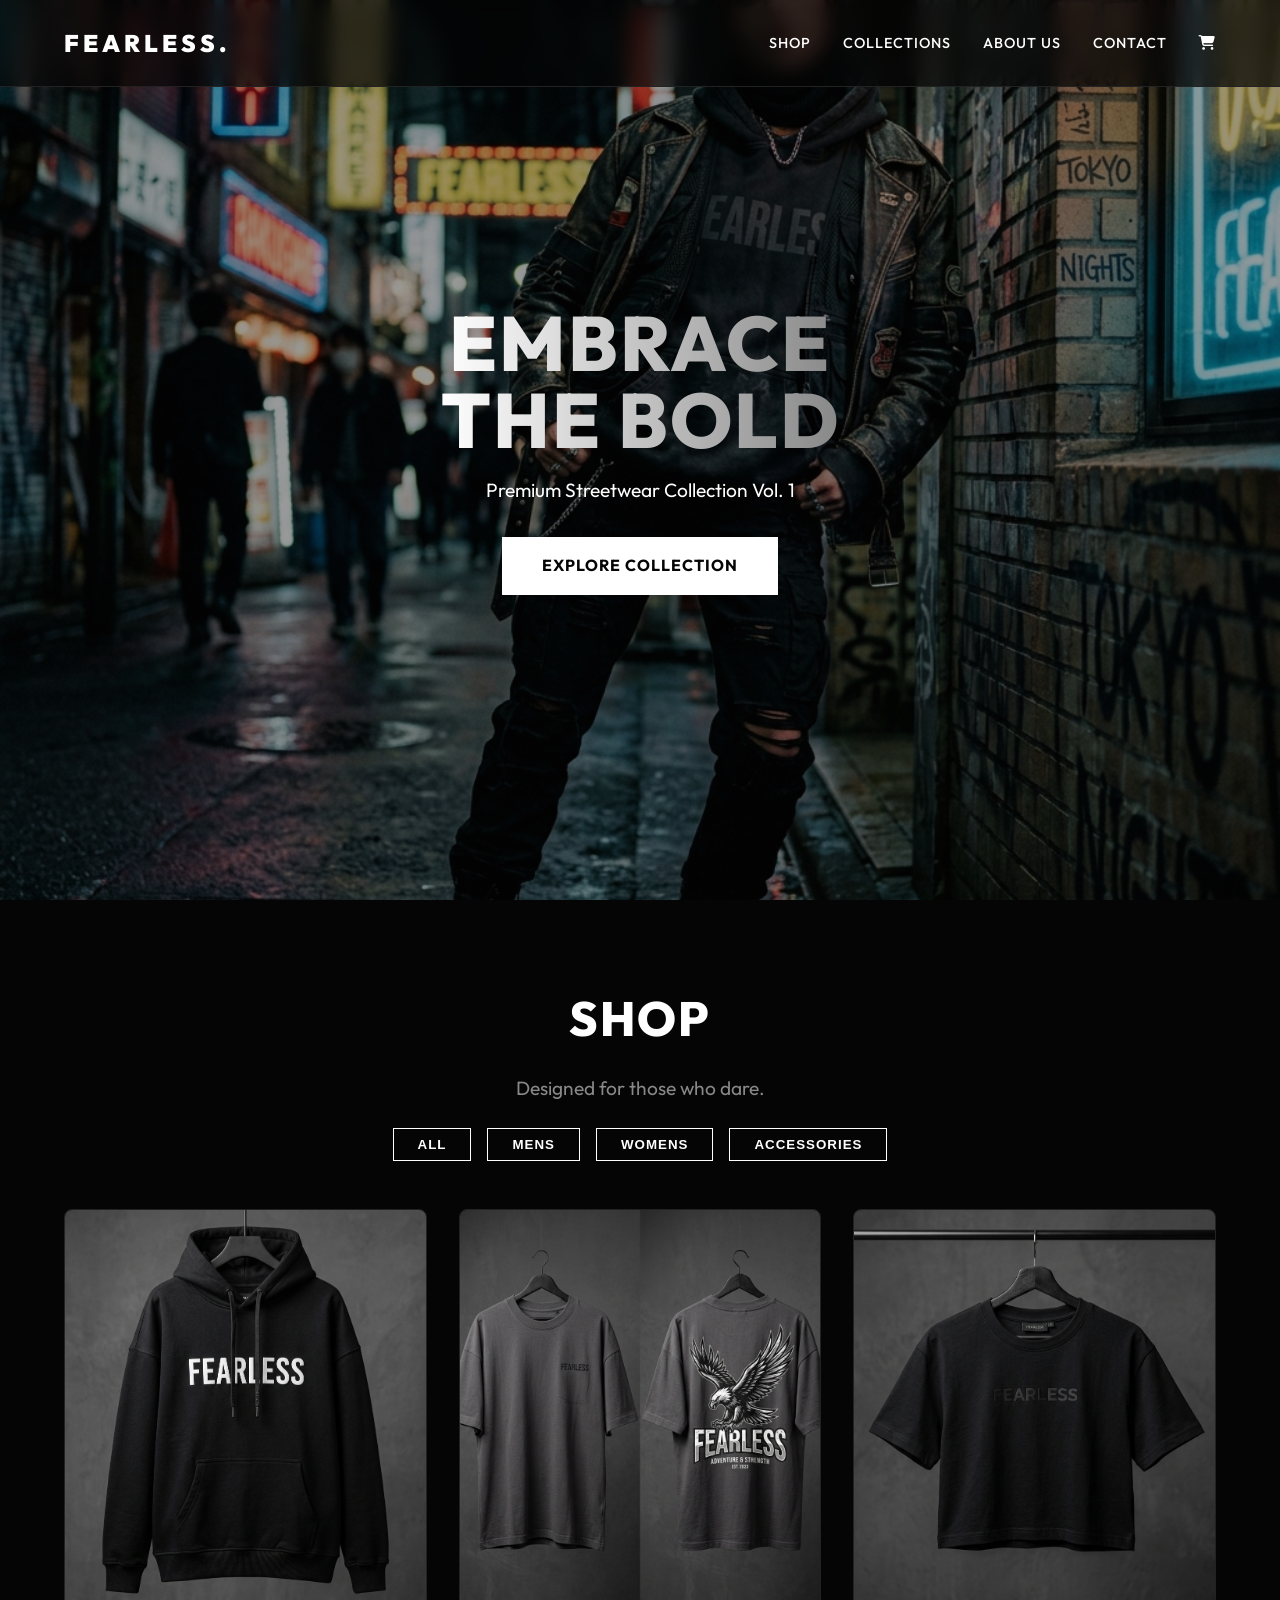
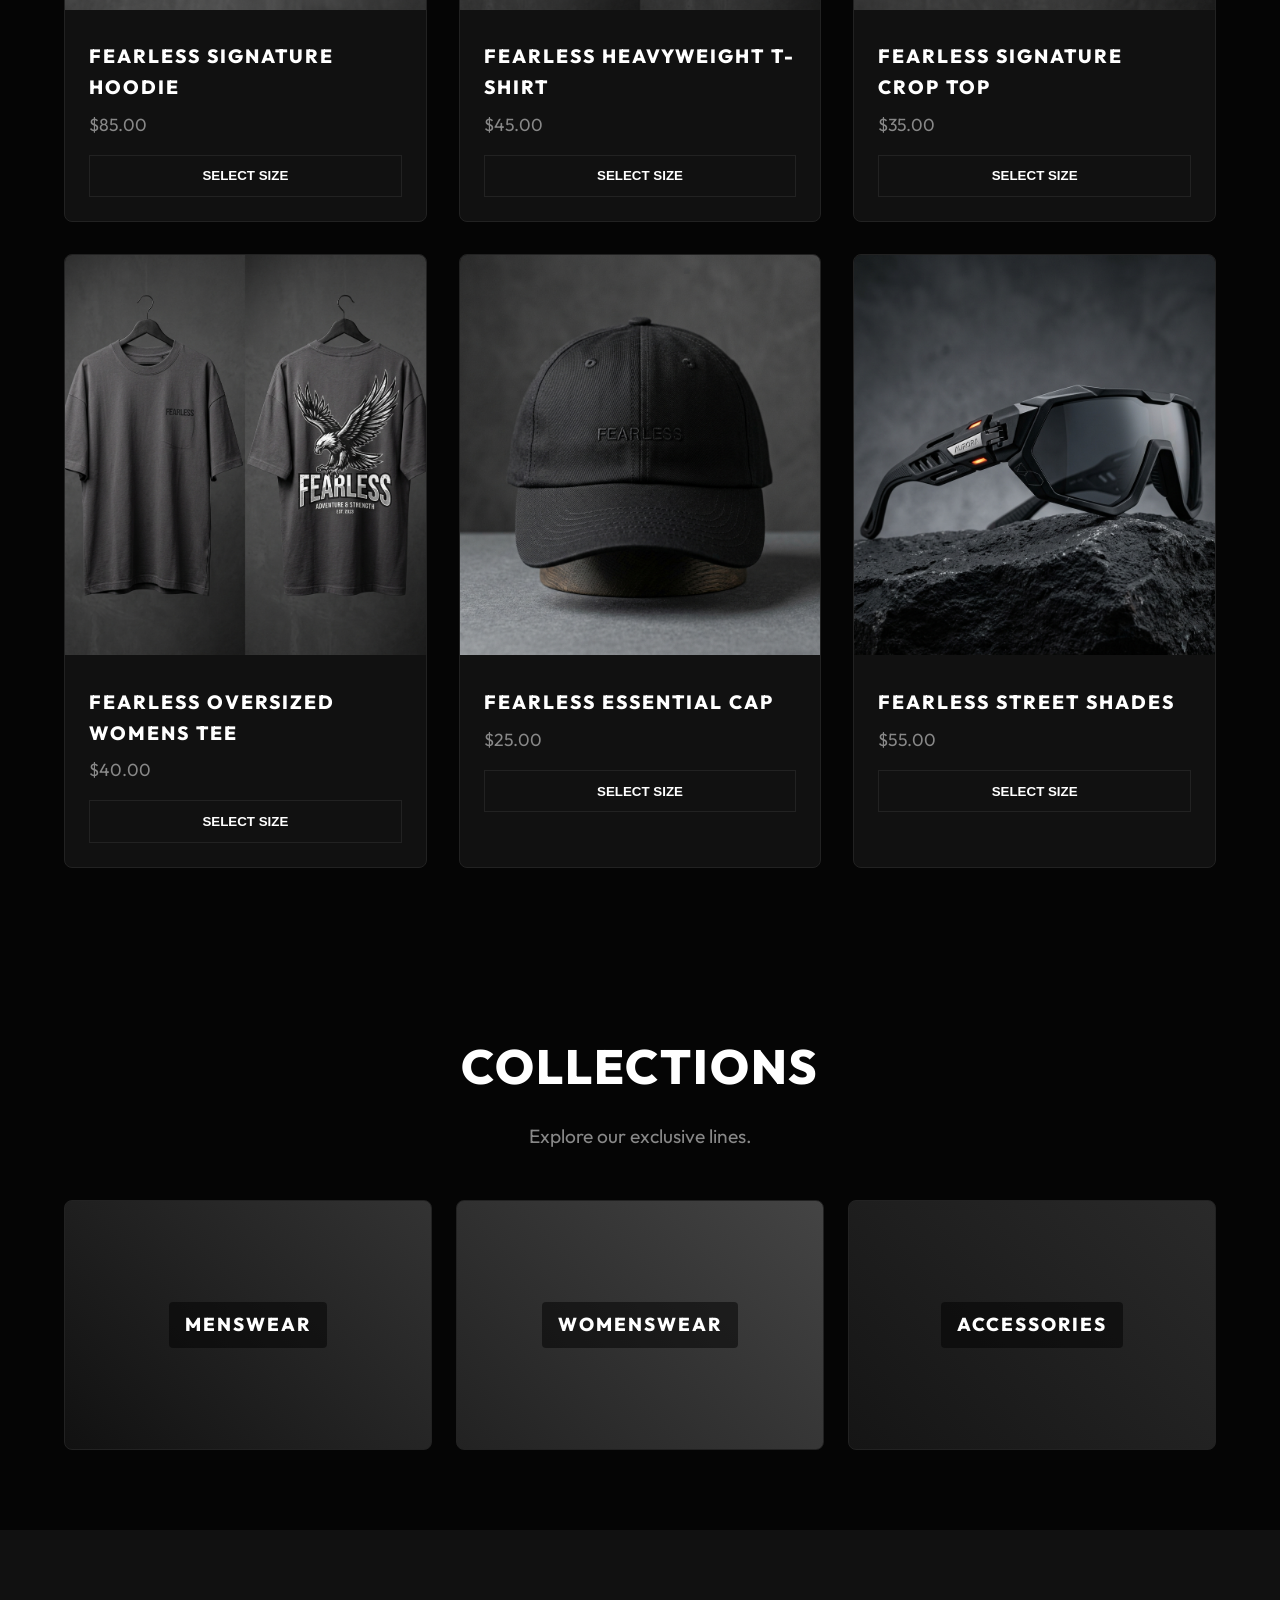
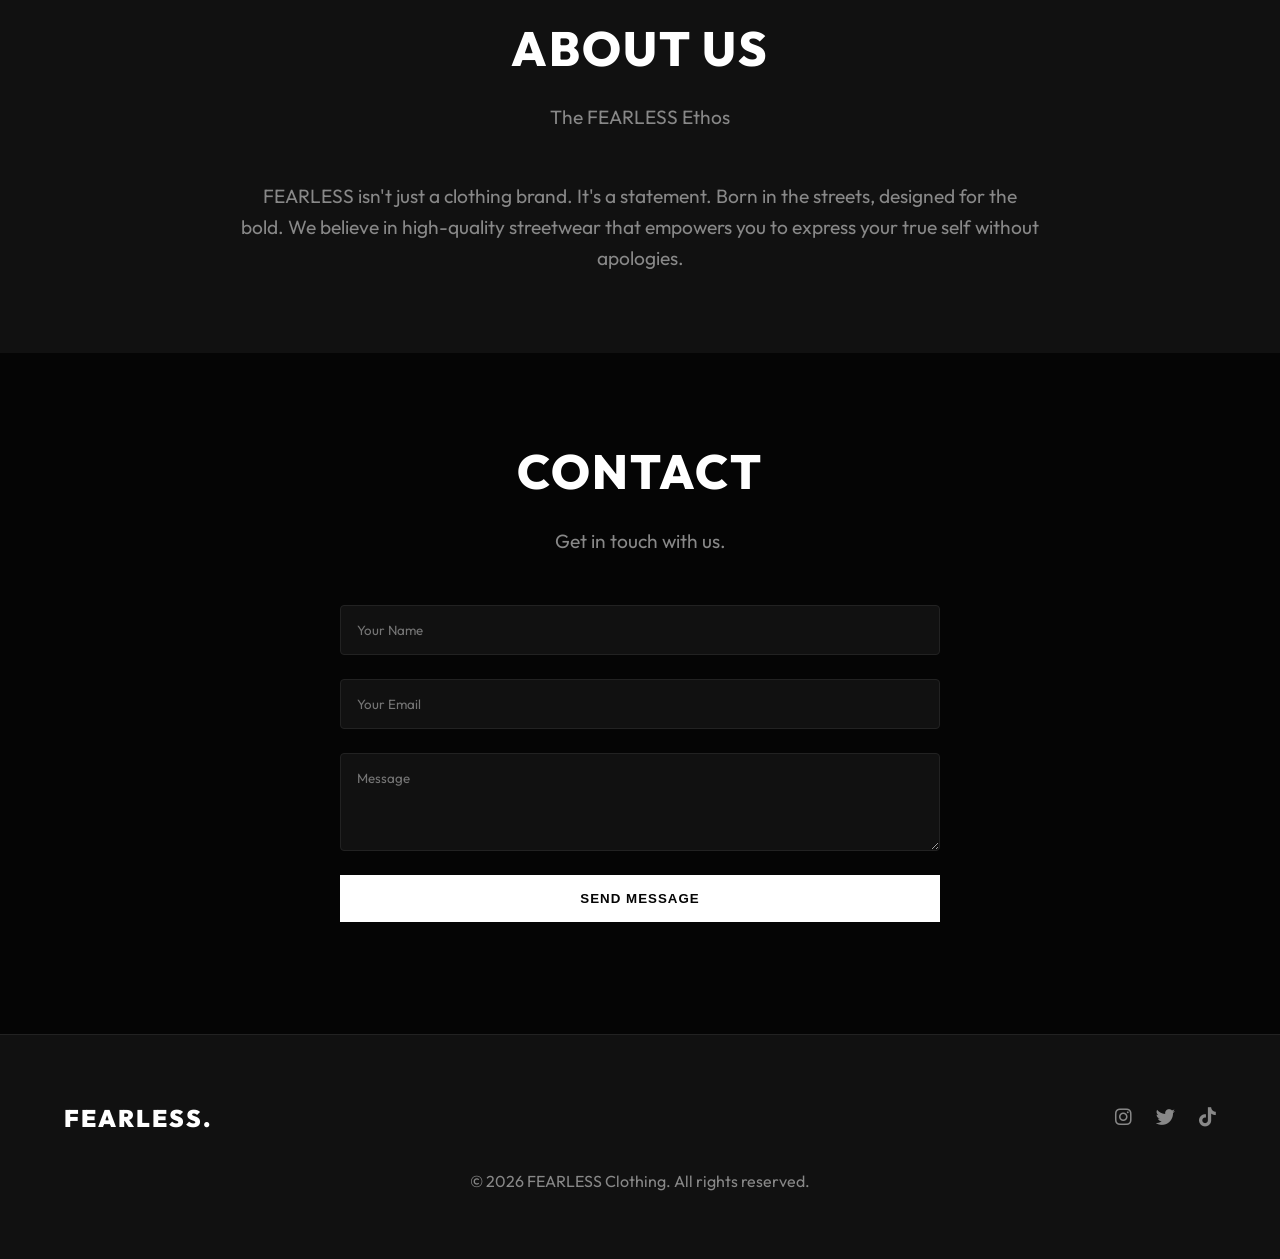
<file: index.html>
<!DOCTYPE html>
<html lang="en">
<head>
  <meta charset="UTF-8">
  <meta name="viewport" content="width=device-width, initial-scale=1.0">
  <title>FEARLESS | Clothing Brand</title>
  <meta name="description" content="FEARLESS Premium Streetwear. Dare to be different.">
  <link rel="preconnect" href="https://fonts.googleapis.com">
  <link rel="preconnect" href="https://fonts.gstatic.com" crossorigin>
  <link href="https://fonts.googleapis.com/css2?family=Outfit:wght@300;400;500;700;900&display=swap" rel="stylesheet">
  <link rel="stylesheet" href="css/styles.css">
  <link rel="stylesheet" href="https://cdnjs.cloudflare.com/ajax/libs/font-awesome/6.4.0/css/all.min.css">
</head>
<body>

  <nav>
    <a href="index.html" class="logo">FEARLESS.</a>
    <div class="nav-links">
      <a href="#shop">Shop</a>
      <a href="#collections">Collections</a>
      <a href="#about">About Us</a>
      <a href="#contact">Contact</a>
      <a href="cart.html" class="cart-icon">
        <i class="fa-solid fa-cart-shopping"></i>
        <span class="cart-count">0</span>
      </a>
    </div>
  </nav>

  <header class="hero">
    <img src="assets/hero.png" alt="Fearless Streetwear" class="hero-img">
    <div class="hero-content">
      <h1 class="hero-title">EMBRACE<br>THE BOLD</h1>
      <p class="subtitle" style="margin-bottom: 2rem; color: #fff;">Premium Streetwear Collection Vol. 1</p>
      <a href="#shop" class="btn">Explore Collection</a>
    </div>
  </header>

  <section id="shop" class="products">
    <div class="section-header">
      <h2 class="title">Shop</h2>
      <p class="subtitle">Designed for those who dare.</p>
      <div style="margin-top: 1.5rem; display: flex; justify-content: center; gap: 1rem; flex-wrap: wrap;">
        <button class="btn btn-outline" style="padding: 0.5rem 1.5rem;" onclick="filterCollection('all')">All</button>
        <button class="btn btn-outline" style="padding: 0.5rem 1.5rem;" onclick="filterCollection('mens')">Mens</button>
        <button class="btn btn-outline" style="padding: 0.5rem 1.5rem;" onclick="filterCollection('womens')">Womens</button>
        <button class="btn btn-outline" style="padding: 0.5rem 1.5rem;" onclick="filterCollection('accessories')">Accessories</button>
      </div>
    </div>
    
    <div class="product-grid" id="productGrid">
      <!-- Products will be dynamically injected here by script.js -->
    </div>
  </section>

  <section id="collections" class="info-section">
    <div class="section-header">
      <h2 class="title">Collections</h2>
      <p class="subtitle">Explore our exclusive lines.</p>
    </div>
    <div class="banner-grid">
      <div class="banner banner-mens" onclick="filterCollection('mens')"><h3>Menswear</h3></div>
      <div class="banner banner-womens" onclick="filterCollection('womens')"><h3>Womenswear</h3></div>
      <div class="banner banner-acc" onclick="filterCollection('accessories')"><h3>Accessories</h3></div>
    </div>
  </section>

  <section id="about" class="info-section alternate-bg">
    <div class="section-header">
      <h2 class="title">About Us</h2>
      <p class="subtitle">The FEARLESS Ethos</p>
    </div>
    <div class="text-container">
      <p>FEARLESS isn't just a clothing brand. It's a statement. Born in the streets, designed for the bold. We believe in high-quality streetwear that empowers you to express your true self without apologies.</p>
    </div>
  </section>

  <section id="contact" class="info-section">
    <div class="section-header">
      <h2 class="title">Contact</h2>
      <p class="subtitle">Get in touch with us.</p>
    </div>
    <div class="contact-form-container">
      <form class="contact-form" id="contactForm">
        <input type="text" id="contactName" placeholder="Your Name" required>
        <input type="email" id="contactEmail" placeholder="Your Email" required>
        <textarea id="contactMessage" placeholder="Message" rows="4" required></textarea>
        <button type="button" class="btn" onclick="sendEmail()">Send Message</button>
      </form>
    </div>
  </section>

  <footer>
    <div class="footer-content">
      <div class="footer-brand">FEARLESS.</div>
      <div class="social-links">
        <i class="fa-brands fa-instagram"></i>
        <i class="fa-brands fa-twitter"></i>
        <i class="fa-brands fa-tiktok"></i>
      </div>
    </div>
    <p style="margin-top: 2rem;">&copy; 2026 FEARLESS Clothing. All rights reserved.</p>
  </footer>

  <script src="js/script.js"></script>
</body>
</html>
</file>
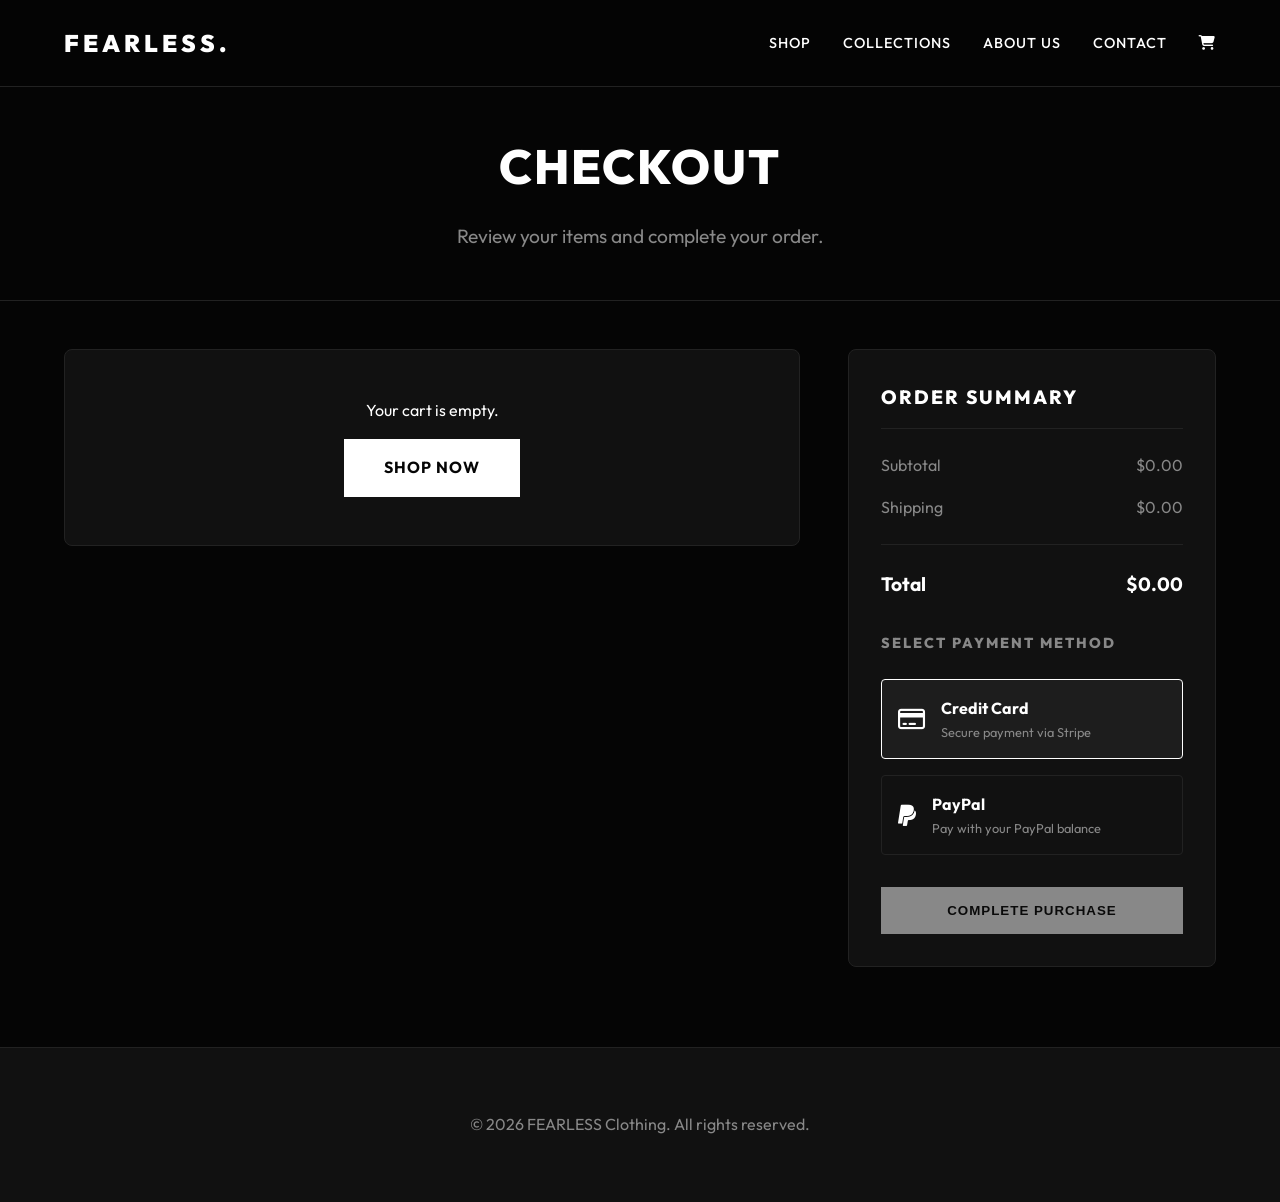
<file: cart.html>
<!DOCTYPE html>
<html lang="en">
<head>
  <meta charset="UTF-8">
  <meta name="viewport" content="width=device-width, initial-scale=1.0">
  <title>Your Cart | FEARLESS</title>
  <meta name="description" content="Complete your purchase with FEARLESS.">
  <link rel="preconnect" href="https://fonts.googleapis.com">
  <link rel="preconnect" href="https://fonts.gstatic.com" crossorigin>
  <link href="https://fonts.googleapis.com/css2?family=Outfit:wght@300;400;500;700;900&display=swap" rel="stylesheet">
  <link rel="stylesheet" href="css/styles.css">
  <link rel="stylesheet" href="https://cdnjs.cloudflare.com/ajax/libs/font-awesome/6.4.0/css/all.min.css">
  <!-- Stripe.js -->
  <script src="https://js.stripe.com/v3/"></script>
</head>
<body>

  <nav>
    <a href="index.html" class="logo">FEARLESS.</a>
    <div class="nav-links">
      <a href="index.html#shop">Shop</a>
      <a href="index.html#collections">Collections</a>
      <a href="index.html#about">About Us</a>
      <a href="index.html#contact">Contact</a>
      <a href="cart.html" class="cart-icon">
        <i class="fa-solid fa-cart-shopping"></i>
        <span class="cart-count">0</span>
      </a>
    </div>
  </nav>

  <header class="page-header">
    <h1 class="title">Checkout</h1>
    <p class="subtitle">Review your items and complete your order.</p>
  </header>

  <main class="cart-container">
    <div class="cart-items" id="cartItems">
      <!-- Cart items injected here -->
    </div>
    
    <div class="cart-summary">
      <h3 class="summary-title">Order Summary</h3>
      <div class="summary-row">
        <span>Subtotal</span>
        <span id="subtotal">$0.00</span>
      </div>
      <div class="summary-row">
        <span>Shipping</span>
        <span id="shipping">$0.00</span>
      </div>
      <div class="summary-total">
        <span>Total</span>
        <span id="total">$0.00</span>
      </div>

      <div class="payment-methods">
        <h4 style="margin-bottom: 0.5rem; color: var(--text-muted); font-size: 0.9rem; text-transform: uppercase;">Select Payment Method</h4>
        
        <div class="payment-method active" data-method="credit-card">
          <i class="fa-regular fa-credit-card payment-icon"></i>
          <div>
            <strong>Credit Card</strong>
            <p style="font-size: 0.8rem; color: var(--text-muted);">Secure payment via Stripe</p>
          </div>
        </div>
        
        <div class="payment-method" data-method="paypal">
          <i class="fa-brands fa-paypal payment-icon"></i>
          <div>
            <strong>PayPal</strong>
            <p style="font-size: 0.8rem; color: var(--text-muted);">Pay with your PayPal balance</p>
          </div>
        </div>
      </div>

      <button id="checkoutBtn" class="btn checkout-btn" onclick="processCheckout()">Complete Purchase</button>
    </div>
  </main>

  <footer>
    <p>&copy; 2026 FEARLESS Clothing. All rights reserved.</p>
  </footer>

  <script src="js/script.js"></script>
</body>
</html>
</file>
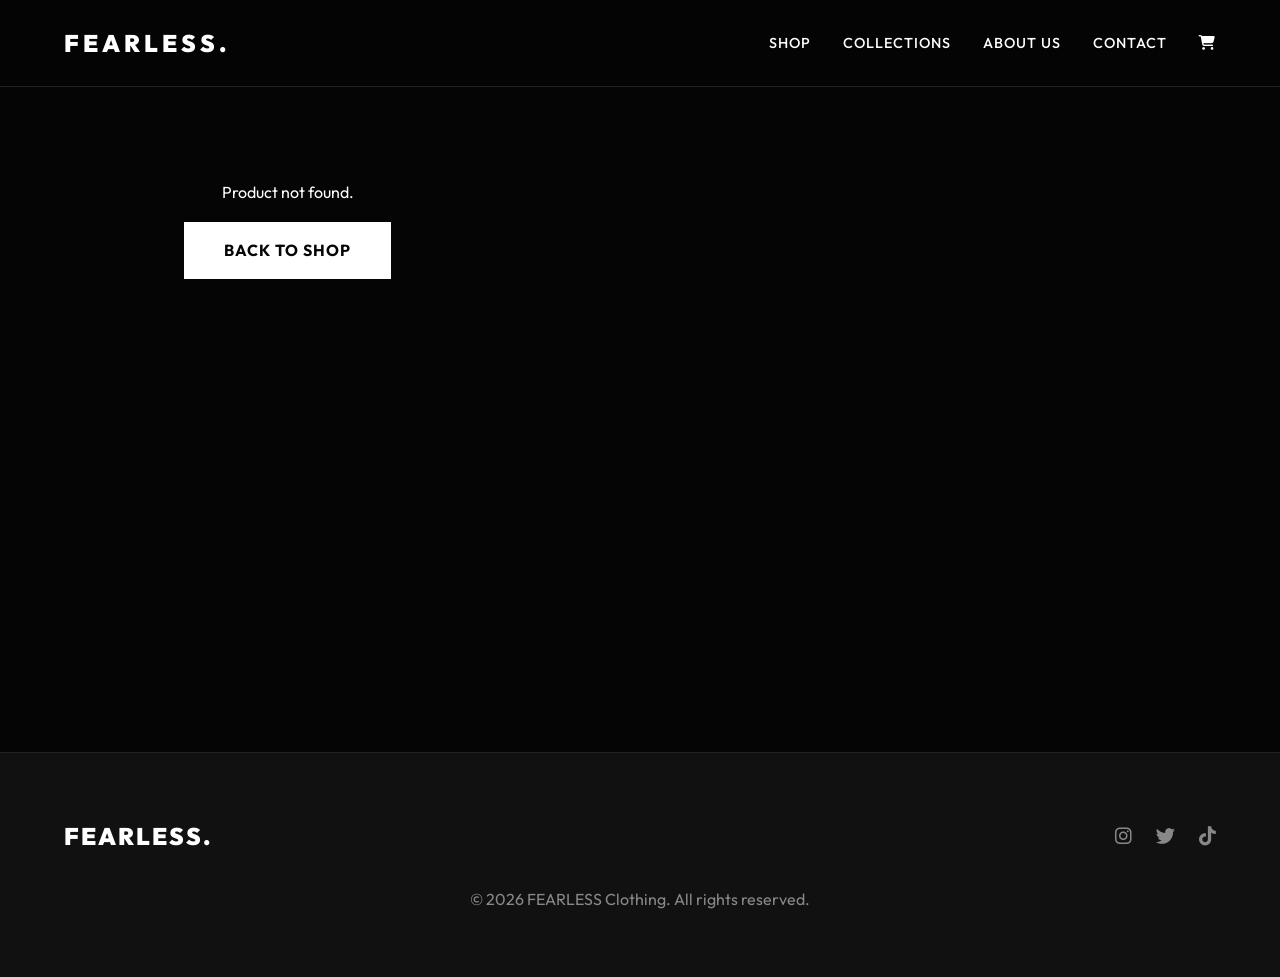
<file: product.html>
<!DOCTYPE html>
<html lang="en">
<head>
  <meta charset="UTF-8">
  <meta name="viewport" content="width=device-width, initial-scale=1.0">
  <title>Product Details | FEARLESS</title>
  <link rel="preconnect" href="https://fonts.googleapis.com">
  <link rel="preconnect" href="https://fonts.gstatic.com" crossorigin>
  <link href="https://fonts.googleapis.com/css2?family=Outfit:wght@300;400;500;700;900&display=swap" rel="stylesheet">
  <link rel="stylesheet" href="css/styles.css">
  <link rel="stylesheet" href="https://cdnjs.cloudflare.com/ajax/libs/font-awesome/6.4.0/css/all.min.css">
</head>
<body>

  <nav>
    <a href="index.html" class="logo">FEARLESS.</a>
    <div class="nav-links">
      <a href="index.html#shop">Shop</a>
      <a href="index.html#collections">Collections</a>
      <a href="index.html#about">About Us</a>
      <a href="index.html#contact">Contact</a>
      <a href="cart.html" class="cart-icon">
        <i class="fa-solid fa-cart-shopping"></i>
        <span class="cart-count">0</span>
      </a>
    </div>
  </nav>

  <main style="padding-top: 100px; min-height: 80vh;">
    <div id="productDetail" class="product-detail-container">
      <div class="product-image-section">
        <img id="pdImage" src="" alt="Product Image">
      </div>
      <div class="product-info-section">
        <h1 id="pdName" class="title" style="font-size: 2.5rem; margin-bottom: 0.5rem;">Loading...</h1>
        <p id="pdPrice" class="product-price" style="font-size: 1.5rem; color: var(--text-color); margin-bottom: 2rem;">$0.00</p>
        
        <p style="color: var(--text-muted); margin-bottom: 2rem; line-height: 1.8;">
          Premium quality streetwear designed for maximum comfort and style. Made from 100% heavyweight cotton. Features a relaxed, oversized fit. Wash cold, dry low.
        </p>

        <div class="size-selection">
          <p style="text-transform: uppercase; font-weight: bold; margin-bottom: 1rem; letter-spacing: 1px;">Select Size</p>
          <div class="size-options">
            <button class="size-btn" data-size="S">S</button>
            <button class="size-btn" data-size="M">M</button>
            <button class="size-btn" data-size="L">L</button>
            <button class="size-btn" data-size="XL">XL</button>
          </div>
        </div>

        <button class="btn" style="width: 100%; margin-top: 2rem; padding: 1.2rem;" onclick="addToCartWithSize()">ADD TO CART</button>
      </div>
    </div>
  </main>

  <footer>
    <div class="footer-content">
      <div class="footer-brand">FEARLESS.</div>
      <div class="social-links">
        <i class="fa-brands fa-instagram"></i>
        <i class="fa-brands fa-twitter"></i>
        <i class="fa-brands fa-tiktok"></i>
      </div>
    </div>
    <p style="margin-top: 2rem; text-align: center; color: var(--text-muted);">&copy; 2026 FEARLESS Clothing. All rights reserved.</p>
  </footer>

  <script src="js/script.js"></script>
</body>
</html>
</file>
<file: css/styles.css>
:root {
  --bg-color: #050505;
  --surface-color: #111111;
  --text-color: #ffffff;
  --text-muted: #888888;
  --accent-color: #ff3333;
  --accent-hover: #ff4d4d;
  --border-color: #222222;
  --font-main: 'Outfit', sans-serif;
}

* {
  margin: 0;
  padding: 0;
  box-sizing: border-box;
}

body {
  font-family: var(--font-main);
  background-color: var(--bg-color);
  color: var(--text-color);
  line-height: 1.6;
  overflow-x: hidden;
}

a {
  text-decoration: none;
  color: inherit;
}

ul {
  list-style: none;
}

/* Typography */
h1, h2, h3, h4 {
  text-transform: uppercase;
  letter-spacing: 2px;
  font-weight: 800;
}

.title {
  font-size: 3rem;
  margin-bottom: 1rem;
}

.subtitle {
  font-size: 1.2rem;
  color: var(--text-muted);
  font-weight: 400;
  text-transform: none;
}

/* Navigation */
nav {
  position: fixed;
  top: 0;
  width: 100%;
  padding: 1.5rem 5%;
  display: flex;
  justify-content: space-between;
  align-items: center;
  z-index: 1000;
  background: rgba(5, 5, 5, 0.7);
  backdrop-filter: blur(10px);
  border-bottom: 1px solid var(--border-color);
}

.logo {
  font-size: 1.5rem;
  font-weight: 900;
  letter-spacing: 4px;
}

.nav-links {
  display: flex;
  gap: 2rem;
}

.nav-links a {
  font-weight: 500;
  text-transform: uppercase;
  font-size: 0.9rem;
  letter-spacing: 1px;
  transition: color 0.3s;
}

.nav-links a:hover {
  color: var(--accent-color);
}

.cart-icon {
  position: relative;
  font-size: 1.2rem;
  cursor: pointer;
}

.cart-count {
  position: absolute;
  top: -8px;
  right: -12px;
  background-color: var(--accent-color);
  color: white;
  font-size: 0.7rem;
  font-weight: bold;
  padding: 2px 6px;
  border-radius: 50%;
}

/* Hero Section */
.hero {
  height: 100vh;
  display: flex;
  align-items: center;
  justify-content: center;
  position: relative;
  overflow: hidden;
}

.hero-img {
  position: absolute;
  top: 0;
  left: 0;
  width: 100%;
  height: 100%;
  object-fit: cover;
  opacity: 0.6;
  z-index: -1;
  animation: zoomPan 25s infinite alternate ease-in-out;
}

@keyframes zoomPan {
  0% {
    transform: scale(1) translate(0, 0);
  }
  100% {
    transform: scale(1.1) translate(-2%, -1%);
  }
}

.hero-content {
  text-align: center;
  z-index: 1;
  animation: fadeInUp 1.5s ease-out forwards;
}

@keyframes fadeInUp {
  0% {
    opacity: 0;
    transform: translateY(30px);
  }
  100% {
    opacity: 1;
    transform: translateY(0);
  }
}

.hero-title {
  font-size: 6vw;
  line-height: 1;
  margin-bottom: 1rem;
  background: linear-gradient(to right, #fff, #888);
  -webkit-background-clip: text;
  -webkit-text-fill-color: transparent;
}

.btn {
  display: inline-block;
  padding: 1rem 2.5rem;
  background-color: var(--text-color);
  color: var(--bg-color);
  text-transform: uppercase;
  font-weight: bold;
  letter-spacing: 1px;
  border: none;
  cursor: pointer;
  transition: all 0.3s ease;
}

.btn:hover {
  background-color: var(--accent-color);
  color: white;
  transform: translateY(-2px);
  box-shadow: 0 10px 20px rgba(255, 51, 51, 0.2);
}

.btn-outline {
  background-color: transparent;
  color: var(--text-color);
  border: 1px solid var(--text-color);
}

.btn-outline:hover {
  background-color: var(--text-color);
  color: var(--bg-color);
  box-shadow: none;
}

/* Products Section */
.products {
  padding: 5rem 5%;
}

.section-header {
  text-align: center;
  margin-bottom: 3rem;
}

.product-grid {
  display: grid;
  grid-template-columns: repeat(auto-fill, minmax(300px, 1fr));
  gap: 2rem;
}

.product-card {
  background-color: var(--surface-color);
  border: 1px solid var(--border-color);
  border-radius: 8px;
  overflow: hidden;
  transition: transform 0.3s ease, box-shadow 0.3s ease;
  position: relative;
  cursor: pointer;
}

.product-card:hover {
  transform: translateY(-5px);
  box-shadow: 0 10px 30px rgba(0,0,0,0.5);
  border-color: #333;
}

.product-img {
  width: 100%;
  height: 400px;
  object-fit: cover;
  transition: transform 0.5s ease;
}

.product-card:hover .product-img {
  transform: scale(1.05);
}

.product-info {
  padding: 1.5rem;
}

.product-name {
  font-size: 1.2rem;
  margin-bottom: 0.5rem;
}

.product-price {
  color: var(--text-muted);
  font-size: 1.1rem;
  margin-bottom: 1rem;
}

.add-to-cart {
  width: 100%;
  padding: 0.8rem;
  background-color: transparent;
  color: var(--text-color);
  border: 1px solid var(--border-color);
  text-transform: uppercase;
  font-weight: bold;
  cursor: pointer;
  transition: all 0.3s ease;
}

.add-to-cart:hover {
  background-color: var(--text-color);
  color: var(--bg-color);
}

/* Cart Page */
.page-header {
  padding: 8rem 5% 3rem;
  text-align: center;
  border-bottom: 1px solid var(--border-color);
}

.cart-container {
  display: grid;
  grid-template-columns: 2fr 1fr;
  gap: 3rem;
  padding: 3rem 5%;
}

@media (max-width: 768px) {
  .cart-container {
    grid-template-columns: 1fr;
  }
}

.cart-items {
  display: flex;
  flex-direction: column;
  gap: 1.5rem;
}

.cart-item {
  display: flex;
  align-items: center;
  gap: 1.5rem;
  padding: 1.5rem;
  background-color: var(--surface-color);
  border: 1px solid var(--border-color);
  border-radius: 8px;
}

.cart-item-img {
  width: 100px;
  height: 100px;
  object-fit: cover;
  border-radius: 4px;
}

.cart-item-details {
  flex: 1;
}

.cart-item-title {
  font-size: 1.1rem;
  margin-bottom: 0.3rem;
}

.cart-item-price {
  color: var(--text-muted);
}

.cart-item-actions {
  display: flex;
  align-items: center;
  gap: 1rem;
}

.qty-btn {
  background: var(--bg-color);
  border: 1px solid var(--border-color);
  color: var(--text-color);
  width: 30px;
  height: 30px;
  display: flex;
  align-items: center;
  justify-content: center;
  cursor: pointer;
  transition: background 0.3s;
}

.qty-btn:hover {
  background: var(--border-color);
}

.remove-btn {
  color: var(--accent-color);
  background: transparent;
  border: none;
  cursor: pointer;
  text-transform: uppercase;
  font-size: 0.8rem;
  font-weight: bold;
}

.cart-summary {
  background-color: var(--surface-color);
  padding: 2rem;
  border-radius: 8px;
  border: 1px solid var(--border-color);
  height: fit-content;
  position: sticky;
  top: 100px;
}

.summary-title {
  font-size: 1.2rem;
  margin-bottom: 1.5rem;
  border-bottom: 1px solid var(--border-color);
  padding-bottom: 1rem;
}

.summary-row {
  display: flex;
  justify-content: space-between;
  margin-bottom: 1rem;
  color: var(--text-muted);
}

.summary-total {
  display: flex;
  justify-content: space-between;
  margin-top: 1.5rem;
  padding-top: 1.5rem;
  border-top: 1px solid var(--border-color);
  font-size: 1.2rem;
  font-weight: bold;
  color: var(--text-color);
}

.checkout-btn {
  width: 100%;
  margin-top: 2rem;
}

/* Payment Methods */
.payment-methods {
  margin-top: 2rem;
  display: flex;
  flex-direction: column;
  gap: 1rem;
}

.payment-method {
  display: flex;
  align-items: center;
  gap: 1rem;
  padding: 1rem;
  border: 1px solid var(--border-color);
  border-radius: 4px;
  cursor: pointer;
  transition: all 0.3s;
}

.payment-method:hover, .payment-method.active {
  border-color: var(--text-color);
  background-color: rgba(255, 255, 255, 0.05);
}

.payment-icon {
  font-size: 1.5rem;
}

.empty-cart-msg {
  text-align: center;
  padding: 3rem;
  background: var(--surface-color);
  border-radius: 8px;
  border: 1px solid var(--border-color);
}

/* Info Sections (Collections, About, Contact) */
.info-section {
  padding: 5rem 5%;
}

.alternate-bg {
  background-color: var(--surface-color);
}

.banner-grid {
  display: grid;
  grid-template-columns: repeat(auto-fit, minmax(250px, 1fr));
  gap: 1.5rem;
}

.banner {
  height: 250px;
  background: var(--surface-color);
  display: flex;
  align-items: center;
  justify-content: center;
  border-radius: 8px;
  border: 1px solid var(--border-color);
  transition: all 0.3s ease;
  cursor: pointer;
  position: relative;
  overflow: hidden;
}

.banner:hover {
  transform: translateY(-5px);
  border-color: var(--text-color);
}

.banner h3 {
  z-index: 2;
  background: rgba(0,0,0,0.5);
  padding: 0.5rem 1rem;
  border-radius: 4px;
}

.banner-mens { background: linear-gradient(45deg, #111, #333); }
.banner-womens { background: linear-gradient(45deg, #222, #444); }
.banner-acc { background: linear-gradient(45deg, #151515, #2a2a2a); }

.text-container {
  max-width: 800px;
  margin: 0 auto;
  text-align: center;
  font-size: 1.2rem;
  color: var(--text-muted);
}

.contact-form-container {
  max-width: 600px;
  margin: 0 auto;
}

.contact-form {
  display: flex;
  flex-direction: column;
  gap: 1.5rem;
}

.contact-form input, .contact-form textarea {
  width: 100%;
  padding: 1rem;
  background: var(--surface-color);
  border: 1px solid var(--border-color);
  color: var(--text-color);
  font-family: inherit;
  border-radius: 4px;
  outline: none;
  transition: border-color 0.3s;
}

.contact-form input:focus, .contact-form textarea:focus {
  border-color: var(--accent-color);
}

/* Footer Updated */
footer {
  padding: 4rem 5%;
  text-align: center;
  border-top: 1px solid var(--border-color);
  margin-top: 2rem;
  background-color: var(--surface-color);
  color: var(--text-muted);
}

.footer-content {
  display: flex;
  justify-content: space-between;
  align-items: center;
  max-width: 1200px;
  margin: 0 auto;
}

@media (max-width: 768px) {
  .footer-content {
    flex-direction: column;
    gap: 1.5rem;
  }
}

.footer-brand {
  font-size: 1.5rem;
  font-weight: 900;
  letter-spacing: 2px;
  color: var(--text-color);
}

.social-links {
  display: flex;
  gap: 1.5rem;
  font-size: 1.2rem;
}

.social-links i {
  cursor: pointer;
  transition: color 0.3s;
}

.social-links i:hover {
  color: var(--accent-color);
}

/* Product Detail Page */
.product-detail-container {
  display: flex;
  max-width: 1200px;
  margin: 0 auto;
  gap: 4rem;
  padding: 0 5%;
}

@media (max-width: 768px) {
  .product-detail-container {
    flex-direction: column;
    gap: 2rem;
  }
}

.product-image-section {
  flex: 1;
}

.product-image-section img {
  width: 100%;
  border-radius: 8px;
  object-fit: cover;
  border: 1px solid var(--border-color);
}

.product-info-section {
  flex: 1;
  display: flex;
  flex-direction: column;
  justify-content: center;
}

.size-selection {
  margin-top: 1rem;
}

.size-options {
  display: flex;
  gap: 1rem;
}

.size-btn {
  width: 50px;
  height: 50px;
  background: transparent;
  border: 1px solid var(--border-color);
  color: var(--text-color);
  font-size: 1.1rem;
  font-weight: 500;
  cursor: pointer;
  transition: all 0.3s;
  display: flex;
  align-items: center;
  justify-content: center;
}

.size-btn:hover {
  border-color: var(--text-color);
}

.size-btn.active {
  background: var(--text-color);
  color: var(--bg-color);
  border-color: var(--text-color);
}

/* Comprehensive Mobile Responsiveness */
@media (max-width: 768px) {
  /* Navigation */
  nav {
    flex-direction: column;
    padding: 1rem 5%;
    gap: 1rem;
  }
  
  .nav-links {
    gap: 1rem;
    flex-wrap: wrap;
    justify-content: center;
  }

  .nav-links a {
    font-size: 0.8rem;
  }

  /* Typography */
  .title {
    font-size: 2rem;
  }

  .hero-title {
    font-size: 15vw; /* Make hero text impactful on mobile */
    margin-top: 2rem;
  }
  
  .subtitle {
    font-size: 1rem;
  }

  /* Layout Paddings */
  .products, .info-section, .page-header {
    padding: 4rem 5% 2rem;
  }
  
  main[style*="padding-top: 100px;"] {
    padding-top: 140px !important; /* Account for taller nav */
  }

  /* Product Grid */
  .product-grid {
    grid-template-columns: 1fr; /* 1 column on mobile */
    gap: 1.5rem;
  }

  .product-img {
    height: 350px; 
  }

  /* Banner Grid */
  .banner-grid {
    grid-template-columns: 1fr;
  }
  
  .banner {
    height: 180px;
  }

  /* Filter Buttons */
  .section-header div {
    gap: 0.5rem !important;
  }
  
  .section-header .btn-outline {
    padding: 0.5rem 1rem !important;
    font-size: 0.8rem;
    flex: 1 1 calc(50% - 0.5rem); /* Two buttons per row */
    text-align: center;
  }
}
</file>
